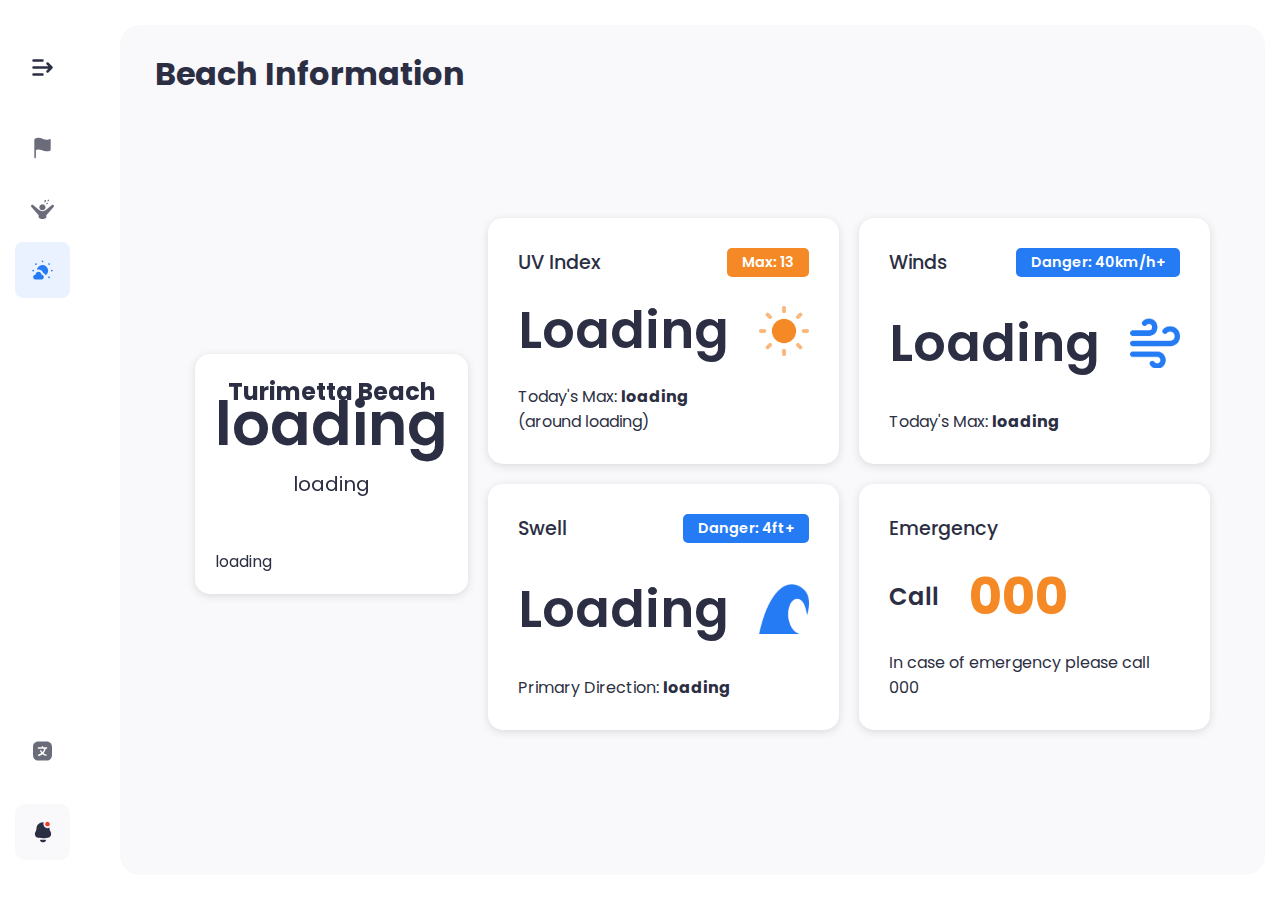
<file: assets/pages/beach-info.html>
<!DOCTYPE html>
<html lang="en">
    <head>
        <meta charset="UTF-8">
        <meta name="viewport" content="width=device-width, initial-scale=1.0">
        <meta http-equiv="X-UA-Compatible" content="IE=edge">

        <!-- Meta SEO Descriptions -->
        <meta name="description" content="RipWise is an unpatrolled beach safety system which offers beachgoers an interactive way finder to locate safe swimming zones">
        <meta name="keywords" content="RipWise, Beach Safety, Drowning, Unpatrolled Beaches, Australia, Navigation">
        <meta name="author" content="RipWise">

        <title>RipWise | Beach Information</title>

        <!-- Link to external CSS -->
        <link rel="stylesheet" href="../../style.css">
        <link rel="stylesheet" href="/assets/pages/css/beach-info.css">
    </head>
    <body>
        <div class="dashboard">
            <!-- Sidebar / Navbar -->
            <div class="sidebar" id="sidebar">
                <div class="container">
                    <div class="nav-box nav-box-top">
                        <div class="logo-box">
                            <img class="menu" id="menu" src="/assets/icons/menu-expand.svg" alt="Hamburger menu"/>
                            <img class="logo" src="/assets/icons/RipWise.svg" alt="RipWise logo"/>
                            <span class="demo-badge">Demo</span>
                        </div>
                        <div class="nav-items">
                            <ul>
                                <li>
                                    <a href="/index.html" class="nav-link" data-target="home">
                                        <svg class="icon" viewBox="0 0 24 24" fill="#2c2f43" xmlns="http://www.w3.org/2000/svg">
                                            <path fill-rule="evenodd" clip-rule="evenodd" d="M19.4655 3.44914C19.2225 3.32014 18.9235 3.33414 18.6945 3.48914C18.6715 3.50314 16.4135 4.96914 12.1435 3.14114C7.04251 0.962137 4.46551 3.45114 4.35751 3.55814C4.21651 3.69914 4.13751 3.88914 4.13751 4.08914V21.0011C4.13751 21.4151 4.47351 21.7511 4.88751 21.7511C5.30151 21.7511 5.63751 21.4151 5.63751 21.0011V14.0481C6.26151 13.6201 8.17551 12.6771 11.5525 14.1211C16.5695 16.2681 19.4145 14.4161 19.5315 14.3351C19.7385 14.1951 19.8625 13.9631 19.8625 13.7131V4.11114C19.8625 3.83414 19.7095 3.58014 19.4655 3.44914Z" fill="#2c2f43"/>
                                        </svg>
                                        <span class="nav-text">Safe Swim Zone</span>
                                    </a>
                                </li>
                                <li>
                                    <a href="/assets/pages/rip-current.html" class="nav-link" data-target="rip-current">
                                        <svg class="icon" viewBox="0 0 24 24" fill="none" xmlns="http://www.w3.org/2000/svg">
                                            <path d="M11.9263 13.2086C13.5265 13.2086 14.8243 11.8999 14.8243 10.2846C14.8243 8.66942 13.5265 7.35986 11.9263 7.35986C10.3256 7.35986 9.02783 8.66937 9.02783 10.2846C9.02783 11.8999 10.3255 13.2086 11.9263 13.2086Z" fill="#2C2F43"/>
                                            <path d="M18.273 3.21544C18.0198 2.94141 17.5943 2.92701 17.3231 3.18249C17.0516 3.43792 16.6833 4.70789 16.6859 4.71042C16.6884 4.71284 17.9691 4.42856 18.2403 4.17303C18.5119 3.9176 18.5262 3.48903 18.273 3.21544Z" fill="#2C2F43"/>
                                            <path d="M16.7683 7.24609C17.0822 7.09121 17.2125 6.7092 17.0591 6.39192C16.9054 6.07508 16.5264 5.944 16.2125 6.09853C15.8985 6.25346 15.2201 7.29517 15.2216 7.29849C15.2227 7.30136 16.4543 7.40146 16.7683 7.24609Z" fill="#2C2F43"/>
                                            <path d="M15.3825 4.44689C15.5667 4.03401 15.3841 3.54858 14.975 3.36322C14.5654 3.17691 14.0849 3.36114 13.9005 3.77402C13.7167 4.18691 13.8941 5.77704 13.8982 5.77867C13.9023 5.7803 15.1987 4.85933 15.3825 4.44689Z" fill="#2C2F43"/>
                                            <path d="M8.29521 17.9034V19.9827C8.29521 20.9663 10.4871 21.6997 12.0002 21.6997C13.5133 21.6997 15.7049 20.9663 15.7049 19.9827V17.9034L22.6608 10.0637C23.1444 9.52797 23.1064 8.6985 22.5758 8.21064C22.0449 7.7223 21.222 7.76104 20.7385 8.2959L15.5475 12.8079C13.5086 14.5798 10.4915 14.5798 8.45298 12.8079L3.26168 8.2959C2.77797 7.76104 1.95546 7.7223 1.42451 8.21064C0.89357 8.6985 0.85561 9.52797 1.33918 10.0637L8.29521 17.9034Z" fill="#2C2F43"/>
                                        </svg>
                                        <span class="nav-text">Rip Currents</span>
                                    </a>
                                </li>
                                <li>
                                    <a href="/assets/pages/beach-info.html" class="nav-link active" data-target="beach-info">
                                        <svg class="icon" viewBox="0 0 24 25" fill="none" xmlns="http://www.w3.org/2000/svg">
                                            <path fill-rule="evenodd" clip-rule="evenodd" d="M12.0176 5.0275C12.4876 5.0275 12.8676 4.6465 12.8676 4.1775V4.1475C12.8676 3.6785 12.4876 3.3125 12.0176 3.3125C11.5476 3.3125 11.1676 3.7085 11.1676 4.1775C11.1676 4.6465 11.5476 5.0275 12.0176 5.0275Z" fill="#2C2F43"/>
                                            <path fill-rule="evenodd" clip-rule="evenodd" d="M3.05962 13.9977C3.52962 13.9977 3.88462 13.6167 3.88462 13.1477C3.88462 12.6787 3.48062 12.2977 3.01062 12.2977C2.54062 12.2977 2.16162 12.6787 2.16162 13.1477C2.16162 13.6167 2.54062 13.9977 3.01062 13.9977H3.05962Z" fill="#2C2F43"/>
                                            <path fill-rule="evenodd" clip-rule="evenodd" d="M5.69243 7.65779C5.89943 7.65779 6.10643 7.58279 6.27043 7.43079C6.61443 7.11179 6.63443 6.57479 6.31543 6.22979L6.29643 6.20979C5.97743 5.86579 5.44843 5.85479 5.10543 6.17479C4.76043 6.49279 4.75043 7.04079 5.06943 7.38579C5.23643 7.56579 5.46343 7.65779 5.69243 7.65779Z" fill="#2C2F43"/>
                                            <path fill-rule="evenodd" clip-rule="evenodd" d="M18.9766 18.901C18.6646 18.552 18.1496 18.547 17.7986 18.859C17.4496 19.172 17.4416 19.734 17.7536 20.084C17.9216 20.272 18.1546 20.368 18.3876 20.368C18.5896 20.368 18.7916 20.297 18.9546 20.151C19.3036 19.839 19.3336 19.301 19.0216 18.951L18.9766 18.901Z" fill="#2C2F43"/>
                                            <path fill-rule="evenodd" clip-rule="evenodd" d="M20.9678 12.2975C20.4978 12.2975 20.1178 12.6785 20.1178 13.1475C20.1178 13.6165 20.4978 13.9975 20.9678 13.9975H21.0108C21.4808 13.9975 21.8388 13.6165 21.8388 13.1475C21.8388 12.6785 21.4378 12.2975 20.9678 12.2975Z" fill="#2C2F43"/>
                                            <path fill-rule="evenodd" clip-rule="evenodd" d="M17.7539 6.19103L17.7089 6.24103C17.3969 6.59103 17.4489 7.10403 17.7989 7.41703C17.9549 7.55503 18.1509 7.62203 18.3499 7.62203C18.5979 7.62203 18.8479 7.51803 19.0219 7.32403C19.3339 6.97403 19.3039 6.43603 18.9539 6.12403C18.6059 5.81103 18.0669 5.84003 17.7539 6.19103Z" fill="#2C2F43"/>
                                            <path fill-rule="evenodd" clip-rule="evenodd" d="M10.8496 7.82922C8.74588 8.2963 7.19956 9.93488 6.73598 11.9052C6.68512 12.1214 6.8941 12.2996 7.11097 12.2519C7.44355 12.1787 7.7983 12.1372 8.17861 12.1372C10.5132 12.1372 11.9609 13.5896 12.6019 15.1259C12.6346 15.2041 12.697 15.266 12.7751 15.2987C13.7077 15.6898 14.4373 16.3898 14.8771 17.2901C14.9617 17.4633 15.1803 17.5325 15.3322 17.4138C16.9293 16.1658 17.7692 14.0743 17.3086 11.9712C16.6696 9.05022 13.7786 7.19022 10.8496 7.82922Z" fill="#2C2F43"/>
                                            <path fill-rule="evenodd" clip-rule="evenodd" d="M11.287 16.9653C11.1233 16.9468 10.9907 16.8143 10.9686 16.651C10.835 15.6631 10.0539 14.1376 8.1788 14.1376C6.30284 14.1376 5.52166 15.6631 5.38801 16.651C5.36592 16.8143 5.23332 16.9468 5.06959 16.9654C3.90735 17.0972 3.0108 17.9527 3.0108 19.3276C3.0108 20.2876 3.5848 21.1176 4.4098 21.4976C4.7568 21.6376 5.1028 21.6876 5.3648 21.6876H10.9878C11.2508 21.6876 11.5968 21.6376 11.9488 21.4976C12.7738 21.1176 13.3448 20.2876 13.3448 19.3276C13.3448 17.9526 12.4499 17.0971 11.287 16.9653Z" fill="#2C2F43"/>
                                        </svg>
                                        <span class="nav-text">Beach Information</span>
                                    </a>
                                </li>
                            </ul>
                        </div>
                    </div>
                    <div class="nav-box nav-box-bottom">
                        <div class="nav-items">
                            <ul>
                                <!-- <li>
                                    <a href="#" class="nav-link disabled" data-target="accessibility">
                                        <svg class="icon" viewBox="0 0 25 25" fill="none" xmlns="http://www.w3.org/2000/svg">
                                            <path fill-rule="evenodd" clip-rule="evenodd" d="M20.4496 12.2494C20.2287 12.2494 20.0043 12.1863 19.8055 12.0554C19.2666 11.6988 19.1194 10.9729 19.4759 10.4352C19.9248 9.75717 20.1621 8.96578 20.1621 8.1475C20.1621 7.32922 19.9248 6.53783 19.4759 5.86099C19.1194 5.3221 19.2666 4.59733 19.8055 4.23963C20.3433 3.88309 21.0692 4.03155 21.4257 4.56928C22.1295 5.6307 22.5 6.86865 22.5 8.1475C22.5 9.42636 22.1295 10.6643 21.4257 11.7257C21.2013 12.0659 20.8284 12.2494 20.4496 12.2494Z" fill="#2C2F43"/>
                                            <path fill-rule="evenodd" clip-rule="evenodd" d="M4.55038 12.2494C4.17163 12.2494 3.79873 12.0659 3.57428 11.7257C2.87056 10.6643 2.5 9.42636 2.5 8.1475C2.5 6.86865 2.87056 5.6307 3.57428 4.56928C3.93082 4.03155 4.65558 3.88309 5.19448 4.23963C5.73337 4.59733 5.88067 5.3221 5.52413 5.86099C5.07524 6.53783 4.83794 7.32922 4.83794 8.1475C4.83794 8.96578 5.07524 9.75717 5.52413 10.4352C5.88067 10.9729 5.73337 11.6988 5.19448 12.0554C4.99575 12.1863 4.77131 12.2494 4.55038 12.2494Z" fill="#2C2F43"/>
                                            <path fill-rule="evenodd" clip-rule="evenodd" d="M12.4998 15.6709C6.67956 15.6709 4.07275 18.8902 4.07275 22.0815C4.07275 22.3142 4.1651 22.5374 4.32993 22.7023C4.49358 22.8659 4.71686 22.9583 4.94948 22.9583L20.0502 22.9372C20.5342 22.9361 20.9258 22.5433 20.9258 22.0605C20.9258 18.8797 18.3201 15.6709 12.4998 15.6709Z" fill="#2C2F43"/>
                                            <path fill-rule="evenodd" clip-rule="evenodd" d="M12.5006 13.8986C15.6428 13.8986 18.1993 11.3409 18.1993 8.19874C18.1993 5.05654 15.6428 2.5 12.5006 2.5C9.35842 2.5 6.80188 5.05654 6.80188 8.19874C6.80188 11.3409 9.35842 13.8986 12.5006 13.8986Z" fill="#2C2F43"/>
                                        </svg>
                                        <span class="nav-text">Accessibility</span>
                                    </a>
                                </li> -->
                                <li>
                                    <a href="#" class="nav-link" data-target="language">
                                        <svg class="icon" viewBox="0 0 25 25" fill="none" xmlns="http://www.w3.org/2000/svg">
                                            <path fill-rule="evenodd" clip-rule="evenodd" d="M16.583 10.13H15.7C15.595 10.776 15.362 11.559 15.087 12.19C14.758 12.945 14.248 13.802 13.507 14.626C14.219 15.177 15.088 15.638 16.165 15.878C16.569 15.969 16.824 16.369 16.733 16.774C16.655 17.123 16.346 17.36 16.002 17.36C15.948 17.36 15.893 17.355 15.838 17.343C14.415 17.025 13.3 16.386 12.415 15.659C11.532 16.36 10.422 16.983 9.009 17.417C8.936 17.44 8.861 17.45 8.788 17.45C8.468 17.45 8.171 17.243 8.072 16.921C7.95 16.525 8.172 16.105 8.568 15.984C9.699 15.636 10.595 15.152 11.322 14.609C10.772 13.976 10.371 13.35 10.104 12.859C9.906 12.494 10.041 12.039 10.405 11.841C10.769 11.644 11.224 11.777 11.422 12.142C11.674 12.606 12.01 13.111 12.43 13.602C13.58 12.316 14.017 10.929 14.176 10.13H8.418C8.004 10.13 7.668 9.794 7.668 9.38C7.668 8.966 8.004 8.63 8.418 8.63H11.75V8.3C11.75 7.886 12.086 7.55 12.5 7.55C12.914 7.55 13.25 7.886 13.25 8.3V8.63H16.583C16.997 8.63 17.333 8.966 17.333 9.38C17.333 9.794 16.997 10.13 16.583 10.13ZM16.718 3H8.283C5.123 3 3 5.223 3 8.53V16.47C3 19.777 5.123 22 8.283 22H16.717C19.877 22 22 19.777 22 16.47V8.53C22 5.223 19.877 3 16.718 3Z" fill="#2C2F43"/>
                                        </svg>
                                        <span class="nav-text">Language</span>
                                    </a>
                                </li>
                            </ul>
                        </div>
                        <div class="alert-box">
                            <svg class="icon" viewBox="0 0 25 25" fill="none" xmlns="http://www.w3.org/2000/svg">
                                <path fill-rule="evenodd" clip-rule="evenodd" d="M19.545 11.897C19.145 11.207 18.765 10.547 18.765 8.99697C18.765 8.75697 18.745 8.52697 18.705 8.28697C18.145 8.60697 17.505 8.77697 16.825 8.77697C14.655 8.77697 12.885 7.00697 12.885 4.83697C12.885 4.24697 13.015 3.68697 13.255 3.18697C13.015 3.15697 12.765 3.14697 12.505 3.14697C8.75504 3.14697 6.23504 6.17697 6.23504 8.99697C6.23504 10.547 5.85504 11.207 5.45504 11.907C5.06504 12.577 4.66504 13.277 4.66504 14.647V14.687C4.92504 17.807 7.73504 18.417 12.505 18.417C17.265 18.417 20.075 17.807 20.335 14.647C20.335 13.277 19.935 12.577 19.545 11.897Z" fill="#2C2F43"/>
                                <path fill-rule="evenodd" clip-rule="evenodd" d="M14.6372 19.8755H10.4352C10.1462 19.8755 9.88422 20.0415 9.75922 20.3005C9.63422 20.5615 9.66922 20.8695 9.84922 21.0945C10.5152 21.9245 11.4922 22.4005 12.5322 22.4005C13.5772 22.4005 14.5572 21.9245 15.2222 21.0945C15.4032 20.8695 15.4382 20.5605 15.3132 20.3005C15.1882 20.0415 14.9262 19.8755 14.6372 19.8755Z" fill="#2C2F43"/>
                                <path fill-rule="evenodd" clip-rule="evenodd" d="M16.8251 7.07861C18.0591 7.07861 19.0641 6.07361 19.0641 4.83861C19.0641 3.60361 18.0591 2.59961 16.8251 2.59961C15.5911 2.59961 14.5861 3.60361 14.5861 4.83861C14.5861 6.07361 15.5911 7.07861 16.8251 7.07861Z" fill="#F43A25"/>
                            </svg>
                            <div class="alert-content">
                                <h3>Live Beach Alerts</h3>
                                <p>We provide real-time beach safety alerts directly to your phone.</p>
                                <a href="/assets/pages/get-alerts.html" class="nav-link" data-target="beach-alerts" style="display: flex; justify-content: center; align-items: center;">
                                    <button>Notify Me</button>
                                </a>
                            </div>
                        </div>
                    </div>
                </div>
            </div>
            
            <!-- Main Content - Beach -->
            <div class="main-content" id="beach-info">
                <div class="content">
                    <div class="title-box">
                        <h1>Beach Information</h1>
                    </div>
                    
                    <!-- contains whole beach conditions -->
                    <div class="beach-conditions-container">
                        <div id="weather-container">
                            <h2>Turimetta Beach</h2>
                            <img id="weather-icon" alt="Weather Icon">
                            <!-- fallback values of loading -->
                            <div id="temp-div">loading</div>
                            <div id="weather-info">loading</div>
                            <div id="hourly-forecast">loading</div>
                        </div>
                        <!-- split other half of items onto rhs of screen -->
                        <div class="other-beach-info">
                            <div class="beach-info-detail" id="uv-index">
                                <div class="beach-info-top-line">
                                    <div class="beach-info-index-title">UV Index</div>
                                    <div class="beach-info-floating-max">Max: 13</div>
                                </div>
                                <div class="beach-info-index-value">
                                    <div id='dynamic-uv'>Loading</div>
                                    <img src="../icons/weather-icons/sun.png" alt="UV Icon">      
                                </div>
                                <div class="beach-info-bottom">
                                    <div class="beach-info-max-today main">Today's Max: <span id="dynamic-uv-max">loading</span></div>
                                    <div class="beach-info-max-today sub">(around loading)</div>
                                </div>
                            </div>
                            <div class="beach-info-detail" id="wind">
                                <div class="beach-info-top-line">
                                    <div class="beach-info-index-title">Winds</div>
                                    <div class="beach-info-floating-max highlight-blue">Danger: 40km/h+</div>
                                </div>
                                <div class="beach-info-index-value">
                                    <div id="dynamic-wind">Loading</div>
                                    <img src="../icons/weather-icons/wind.png" alt="Wind Icon">      
                                </div>
                                <div class="beach-info-max-today">Today's Max: <span id="dynamic-wind-max">loading</span></div>
                            </div>
                            <div class="beach-info-detail" id="swell">
                                <div class="beach-info-top-line">
                                    <div class="beach-info-index-title">Swell</div>
                                    <div class="beach-info-floating-max highlight-blue">Danger: 4ft+</div> <!-- Top Right Info Tag -->
                                </div>
                                <div class="beach-info-index-value">
                                    <div id="dynamic-swell">Loading</div>
                                    <img src="../icons/weather-icons/wave.png" alt="Swell Icon">      
                                </div>
                                <div class="beach-info-max-today">Primary Direction: <span id="dynamic-swell-max">loading</span></div>
                            </div>
                            <div class="beach-info-detail" id="emergency">
                                <div class="beach-info-top-line">
                                    <div class="beach-info-index-title">Emergency</div>
                                </div>
                                <div class="beach-info-index-value">
                                    <span class="call">Call</span>
                                    <span class="number">000</span>
                                </div>
                                <div class="beach-info-max-today">In case of emergency please call 000</div>
                            </div>
                        </div>
                    </div>
                </div>
            </div>
        </div>

        <!-- Link to external JavaScript -->
        <script src="../../script.js"></script>
        <script src="../pages/scripts/beach-info.js"></script>
    </body>
</html>
</file>
<file: style.css>
/* Import Poppins Font Family - Google Fonts */
@import url('https://fonts.googleapis.com/css2?family=Poppins:ital,wght@0,100;0,200;0,300;0,400;0,500;0,600;0,700;0,800;0,900;1,100;1,200;1,300;1,400;1,500;1,600;1,700;1,800;1,900&display=swap');

/* Root Colour Palette */
:root {
    --primary-blue: #257BF4;

    --secondary-slate: #2c2f43;
    --secondary-slate-70: rgba(44, 47, 67, 0.7);
    --secondary-slate-10: rgba(44, 47, 67, 0.1);

    --accent-orange: #F48925;
    --accent-purple: #6D25F4;

    --background-white: #FFFFFF;
    --background-ghost: #F9F9FB;
}

* {
    box-sizing: border-box;
    margin: 0;
    padding: 0;
    font-family: 'Poppins', Arial, sans-serif;
    font-style: normal;
}

body {
    display: flex;
    height: 100vh;
    overflow: hidden;
}

.dashboard {
    display: flex;
    width: 100%;
    height: 100%;
}

.sidebar {
    display: flex;
    align-items: center;
    width: 85px; /* replace with 85px if you want to animate navbar */
    height: 100%;
    padding: 40px 15px;
    background-color: var(--background-white);
    color: var(--secondary-slate);
    transition: transform 0.4s ease-in-out, width 0.4s ease-in-out;
    transform: translateX(0);
    /* border: 1px pink solid; */
}

.sidebar .container {
    display: flex;
    flex-direction: column;
    gap: 20px;
    width: 100%;
    height: 100%;
    /* border: 1px pink solid; */
}

/* I have two nav boxes (.nav-box-top and .nav-box-bottom) */
.sidebar .container .nav-box {
    display: flex;
    flex-direction: column;
    align-items: center;
    gap: 25px;
    width: 100%;
    transition: all 0.5s ease;
    /* border: 1px orange solid; */
}

.sidebar .container .nav-box-bottom {
    align-items: center;
    margin-top: auto;
}

.sidebar .container .nav-box .logo-box {
    display: flex;
    flex-direction: row;
    align-items: center;
    gap: 15px;
}

.sidebar .container .nav-box .logo-box .menu {
    height: 55px;
    padding: 15px;
    cursor: pointer;
}

.sidebar .container .nav-box .logo-box .logo {
    display: none;
    height: 55px;
}

.sidebar .container .nav-box .logo-box .demo-badge {
    display: none;
    background-color: rgb(37, 123, 244, 0.10);
    color: var(--primary-blue);
    font-size: 12px;
    font-weight: 600;
    padding: 4px 8px;
    border-radius: 5px;
}

/* Nav Items */
.sidebar .container .nav-box .nav-items {
    display: flex;
    flex-direction: column;
    justify-content: space-between;
    width: 100%;
}

.sidebar .container .nav-box .nav-items ul {
    list-style: none;
    padding: 0;
    margin: 0;
}

.sidebar .container .nav-box .nav-items ul li + li { /* Spacing between nav items */
    margin-top: 5px;
}

.sidebar .container .nav-box .nav-items ul li {
    display: flex;
    align-items: center;
    justify-content: flex-start;
}

.sidebar .container .nav-box .nav-items ul li a {
    padding: 15px;
    display: flex;
    flex-direction: row;
    gap: 15px;
    text-decoration: none;
    color: var(--secondary-slate);
    width: 100%;
    transition: background 0.3s;
    border-radius: 8px;
    opacity: 0.7;
    cursor: pointer;
}

.sidebar .container .nav-box .nav-items ul li .disabled {
    opacity: 20%;
    cursor: default;
}

.sidebar .container .nav-box .nav-items ul li a.active {
    background-color: rgba(37, 123, 244, 0.1);
    color: var(--primary-blue);
    opacity: 1;
}

.sidebar .container .nav-box .nav-items ul li a .icon {
    height: 26px;
}

.sidebar .container .nav-box .nav-items ul li a.active .icon path {
    fill: var(--primary-blue);
}

.sidebar .container .nav-box .nav-items ul li a .nav-text {
    font-size: 17px;
    font-weight: 500;
    display: none;
}

/* Alert Box */
.sidebar .container .nav-box .alert-box {
    display: flex;
    flex-direction: column;
    align-items: center;
    background-color: var(--background-ghost);
    color: var(--secondary-slate);
    gap: 15px;
    width: 100%;
    padding: 15px;
    border-radius: 10px;
    cursor: pointer;
}

.sidebar .container .nav-box .alert-box .icon {
    height: 26px;
}

.sidebar .container .nav-box .alert-box .alert-content {
    display: none;
    flex-direction: column;
    gap: 5px;
    text-align: center;
}

.sidebar .container .nav-box .alert-box .alert-content h3 {
    font-size: 18px;
    font-weight: 700;
}

.sidebar .container .nav-box .alert-box .alert-content p {
    font-size: 13px;
    font-weight: 400;
    line-height: 20px;
}

.sidebar .container .nav-box .alert-box .alert-content button {
    all: unset; /* Resets all inherited and default styles */
    width: 100%;
    display: flex;
    align-self: stretch;
    justify-content: center;
    text-align: center;
    background-color: var(--secondary-slate);
    color: var(--background-white);
    padding: 15px 20px;
    border: none;
    border-radius: 8px;
    cursor: pointer;
    margin-top: 15px;
    font-weight: 600;
}

.sidebar .container .nav-box .alert-box .alert-content .alert-btn {
    text-decoration: none;
    background-color: var(--secondary-slate);
    color: var(--background-white);
    font-size: 13px;
    font-weight: 600;
    padding: 15px 20px;
    border-radius: 8px;
    cursor: pointer;
    margin-top: 15px;
    width: 100%;
}

/* Sidebar Open Settings */
.sidebar.open {
    width: 300px;
    padding: 40px 20px;
}

.sidebar.open .container .nav-box .logo-box .logo,
.sidebar.open .container .nav-box .logo-box .demo-badge {
    display: flex;
}

.sidebar.open .container .nav-box .nav-items {
    align-items: left;
}

.sidebar.open .container .nav-box .nav-items .nav-text {
    display: flex;
}

.sidebar.open .container .nav-box .alert-box {
    padding: 30px 20px;
    border-radius: 16px;
}

.sidebar.open .container .nav-box .alert-box .icon {
    height: 35px;
}

.sidebar.open .container .nav-box .alert-box .alert-content {
    width: 100%;
    display: flex;
}

/* Main Content */
.main-content {
    flex: 1;
    padding: 15px;
    width: 100%;
    height: 100%;
    background-color: var(--background-white);
    transition: transform 0.5s ease-in-out, margin-left 0.5s ease-in-out;
}

/* Enables dashboard to move left/right with navbar slider */
.sidebar.open ~ .main-content {
    left: 300px;
    width: calc(100% - 300px);
}

.main-content .content {
    display: flex;
    flex-direction: column;
    background-color: var(--background-ghost);
    color: var(--secondary-slate);
    padding: 25px 35px;
    width: 100%;
    height: 100%;
    border-radius: 20px;
}

/* Home Styling */
#home .wrapper {
    position: relative; /* Enables the wrapper to reposition child elements... child absolute position will become relevant to parent element */
    display: flex;
    width: 100%;
    height: 100%;
    border-radius: 20px;
    background-color: var(--background-ghost);
    color: var(--secondary-slate);
    /* border: 1px red solid; */
}

#home #map {
    width: 100%;
    height: 100%;
    border-radius: 20px;
}

#cam-feed-wrapper {
    position: relative;
    display: inline-block;
    overflow: hidden;
    width: 100%;
    height: 100%;
    border-radius: 20px;
}

#cam-feed-wrapper .beach-vid-big {
    width: 100%;
    height: 100%;
    border-radius: 10px;
    object-fit: cover;
}

#cam-feed-wrapper .live-signal-big {
    position: absolute;
    top: 2%;
    left: 2%;
    display: flex;
    flex-direction: row;
    align-items: center; /* Horizontally aligns elements */
    gap: 10px;
    padding: 10px 25px;
    background-color: rgb(44, 47, 67, 0.1); /* Adding a background to make it more visible */
    border-radius: 200px;
}

#cam-feed-wrapper .live-signal-big h4 {
    color: var(--secondary-slate);
    margin: 0;
    font-size: 16px;
}

.live-signal-big #live-time {
    color: var(--secondary-slate);
    font-weight: 500;
}

#cam-feed-wrapper .live-signal-big .live-circle-big {
    width: 15px;
    height: 15px;
    background-color: #ff3434;
    border-radius: 50%;
    animation: flash 1.5s infinite alternate;
}

#cam-feed-wrapper  .green-rectangle-big {
    position: absolute;
    top: 47%;
    left: 53%;
    transform: translate(-50%, -50%);
    width: 40%;
    height: 30%;
    background-color: rgba(14, 219, 35, 0.35);
    border: 2px solid #0EDB23;
    border-radius: 12px;
}

.green-rectangle-big .rect-content {
    position: absolute;
    top: 50%;
    left: 50%;
    transform: translate(-50%, -50%);

    display: flex;
    flex-direction: column;
    align-items: center;
    justify-content: center;

    gap: 20px;

    color: #fff;
}

.rect-content .large-tick {
    height: 40px;
}

.rect-content .large-tick path {
    stroke: #fff;
}


#home .live-feed-popup {
    position: absolute;
    bottom: 30px;
    left: 30px; 
    width: 350px;
    background-color: rgba(255, 255, 255, 0.95);
    padding: 35px 25px; 
    border-radius: 16px; 
    box-shadow: 0 2px 10px rgba(0, 0, 0, 0.3);
    z-index: 1000; 
    color: var(--secondary-slate);
}

.live-feed-popup .live-feed-wrapper {
    display: flex;
    flex-direction: column;
    gap: 5px;
}

.live-feed-popup .live-feed-wrapper .popup-icons {
    position: absolute;
    top: 18px;
    right: 18px; 

    display: flex;
    flex-direction: row;
    justify-content: center;
    align-items: center;
    cursor: pointer;
    /* border: 1px solid red; */
}

#swap-icon,
.back-icon {
    height: 25px;
    /* border: 1px solid red; */
}

.back-icon {
    display: none;
}

/* Animate Swap icon on click */
.rotate-180 {
    transform: rotate(180deg);
    transition: transform 0.3s ease; 
}

.live-feed-popup .live-feed-wrapper .p-content {
    position: relative;
    display: flex;
    flex-direction: column;
    gap: 25px;
    transition: all 0.3s ease;
}

.live-feed-popup .live-feed-wrapper .p-content .p-content-text {
    display: flex;
    flex-direction: column;
    text-align: center;
    gap: 15px;
}

.live-feed-popup .live-feed-wrapper .p-content p {
    font-size: 14px;
}

.nav-map-wrap {
    position: relative;
    width: 100%;
    height: 230px;
    border-radius: 10px;
    background-color: var(--secondary-slate-10);
}

.live-feed-popup .live-feed-wrapper .p-content .camera-wrapper {
    position: relative;
    display: inline-block;
    overflow: hidden;
    width: 100%;
    height: 230px;
    border-radius: 10px;
}

.live-feed-popup .live-feed-wrapper .p-content .camera-wrapper .beach-img {
    width: 100%;
    height: 100%;
    border-radius: 10px;
    /* border: 1px solid black; */
}

.live-feed-popup .live-feed-wrapper .p-content .camera-wrapper .beach-vid {
    width: 100%;
    height: 100%;
    border-radius: 10px;
    object-fit: cover;
    border: 1px solid var(--secondary-slate-10);
}

.camera-wrapper .live-signal {
    position: absolute;
    top: 20px;
    left: 20px;
    display: flex;
    flex-direction: row;
    align-items: center;
    gap: 7px;
    border-radius: 5px;
}

.camera-wrapper .live-signal h4 {
    color: var(--secondary-slate);
    margin: 0;
    font-size: 14px;
}

/* Flashing circle styling */
.live-circle {
    width: 12px;
    height: 12px;
    background-color:#ff3434;
    border-radius: 50%;
    animation: flash 1.5s infinite alternate;
}

@keyframes flash {
    0% {
        opacity: 1;
    }
    100% {
        opacity: 0.2;
    }
}

.legend {
    position: absolute;
    top: 20px;
    right: 20px;
    display: flex;
    flex-direction: row;
    align-items: center;
    gap: 7px;
    border-radius: 5px;
}

.legend h4 {
    color: #0EDB23;
    margin: 0;
    font-size: 14px;
}

.legend .green-square {
    width: 12px;
    height: 12px;
    background-color: #0EDB23;
    border-radius: 3px;
}

/* Safe Swim Zone styling */
.green-rectangle {
    position: absolute;
    top: 50%;
    left: 50%;
    transform: translate(-50%, -50%);
    width: 55%;
    height: 30%;
    background-color: rgba(14, 219, 35, 0.2);
    border: 2px solid #0EDB23;
    border-radius: 12px;
}

.get-directions-btn {
    padding: 17px 20px;
    background-color: var(--secondary-slate);
    color: var(--background-white);
    border: none;
    border-radius: 5px;
    font-size: 13px;
    font-weight: 600;
    cursor: pointer;
    transition: background-color 0.3s ease;
}

#scan-QR-code {
    display: none;
    align-items: center;
    justify-content: center;
    gap: 25px;
    color: var(--secondary-slate);
}

.QR-code {
    height: 150px;
    /* border: 1px solid red; */
}

.qr-code-wrapper {
    height: 100%;
}

/* Get Alerts Styling */
#get-alerts .content {
    display: flex;
    flex-direction: column;
    gap: 40px;
}

#get-alerts .content .title-box {
    display: flex;
    width: 100%;
    /* border: 1px red solid; */
}

#get-alerts .content .title-box h1 {
    font-size: 28px;
}

#get-alerts .content .alert-container-outer {
    display: flex;
    justify-content: center;
    align-items: center;
    /* width: 100%; */
    height: 100%;
    /* border: 1px red solid; */
}

#get-alerts .content .alert-container-inner {
    display: flex;
    flex-direction: column;
    justify-content: center;
    text-align: left;
    width: 85%;
    gap: 40px;
    /* border: 1px red solid; */
}

#get-alerts .content .alert-container-inner .alert-title {
    width: 100%;
    /* border: 1px red solid; */

}

#get-alerts .content .alert-container-inner .alert-form {
    display: flex;
    flex: row;
    justify-content: space-between;
    width: 100%;
    height: 100%;
    gap: 80px;
    /* border: 1px red solid; */
}

#get-alerts .content .alert-container-inner .alert-form .alert-preferences {
    display: flex;
    flex-direction: column;
    gap: 40px;
    width: 90%;
    /* border: 1px red solid; */
}

#get-alerts .content .alert-container-inner .alert-form .alert-preferences h3 {
    font-weight: 400;
}

#get-alerts .content .alert-container-inner .alert-form .alert-preferences .available-items {
    display: flex;
    flex-direction: column;
}


#get-alerts .content .alert-container-inner .alert-form .alert-preferences .available-items .accordion-item {
    cursor: pointer;
    /* padding: 20px 0px; */
    margin-bottom: 10px;
}

#get-alerts .content .alert-container-inner .alert-form .alert-preferences .available-items .accordion-item .accordion-title {
    text-decoration: none;
    border: none;
    display: flex;
    cursor: pointer;
    justify-content: space-between;
    align-items: center;
    margin-bottom: 15px;
    background-color: var(--secondary-slate-10);
    width: 100%;
    padding: 20px 20px;
    border-radius: 5px;
    font-weight: 400;
    font-size: 17px;
}

#get-alerts .content .alert-container-inner .alert-form .alert-preferences .available-items .accordion-item .accordion-title:hover {
    background-color: rgba(44, 47, 67, 0.2);
    transition: all ease 0.2s;

}

#get-alerts .content .alert-container-inner .alert-form .alert-preferences .available-items .accordion-item .accordion-title .arrow {
    rotate: -90deg;
    transition: transform 0.4s
}

.rotate {
    transform: rotate(90deg);
}

#get-alerts .content .alert-container-inner .alert-form .alert-preferences .available-items .accordion-item .accordion-content {
    display: none;
    flex-direction: row;
    flex-wrap: wrap;
    gap: 25px;
    padding: 10px 25px;
}

#get-alerts .content .alert-container-inner .alert-form .alert-preferences .available-items .accordion-item .accordion-content .option {
    display: flex;
    align-items: left;
    gap: 10px;
    /* font-size: 20px; */
    color: #2c2f43;
    cursor: pointer;
    margin-bottom: 5px;
}

.option input[type="checkbox"] {
    display: none;
}

.accordion-item .accordion-content .option .checkmark {
    display: flex;
    justify-content: center;
    align-items: center;
    width: 22px;
    height: 22px;
    border: 2px solid #2c2f43;
    border-radius: 4px;
}

.accordion-item .accordion-content .option .checkmark img {
    display: none;
    width: 12px;
    height: 12px;
}

.accordion-item .accordion-content .option input[type="checkbox"]:checked + .checkmark {
    background-color: #2c2f43;
}

/* Show the checkmark image when checkbox is checked */
.accordion-item .accordion-content .option input[type="checkbox"]:checked + .checkmark img {
    display: flex;
}

/* Alert Time */
#get-alerts .content .alert-container-inner .alert-form .alert-time {
    display: flex;
    flex-direction: column;
    gap: 40px;
    width: 100%;
    height: 100%;
    /* border: 1px green solid; */
}

#get-alerts .content .alert-container-inner .alert-form .alert-time h3 {
    font-weight: 400;
}

#get-alerts .content .alert-container-inner .alert-form .alert-time .form-container {
    display: flex;
    flex-direction: column;
    justify-content: space-between;
    width: 100%;
    height: 100%;
    gap: 100px;
    /* border: 1px red solid; */
}

.form-container .contact-time-wrap {
    display: flex;
    flex-direction: column;
    gap: 25px;
    width: 100%;
}

#get-alerts .content .alert-container-inner .alert-form .alert-time .form-container .contact-time-wrap .contact-time-options {
    display: flex;
    flex-direction: row;
    gap: 30px;
    width: 100%;
}

.contact-time-wrap .contact-time-options label {
    display: flex;
    flex-direction: row;
    align-items: center;
    gap: 20px;
    font-weight: 500;
    font-size: 16px;
    color: var(--secondary-slate);
}

.contact-time-wrap .contact-time-options select {
    width: 100%;
    padding: 15px 30px;
    margin-top: 5px;
    border: 1px solid var(--secondary-slate-10);
    border-radius: 6px;
    background-color: var(--background-white);
    font-size: 16px;
    color: var(--secondary-slate);
    appearance: none; /* Hide default dropdown arrow */
    cursor: pointer;
    position: relative;
}

/* Hover effect */
.contact-time-wrap .contact-time-options select:hover {
    border-color: var(--primary-blue);
}

.contact-time-wrap .contact-time-options select:focus {
    outline: none;
    border: 1px solid var(--primary-blue);
    transition: box-shadow 0.2s ease-in-out, border-color 0.2s ease-in-out;
}

/* Alert Message - Contact Time */
.time-error-message,
.alert-error-message {
    display: none;
    color: red;
}

button#submit-alerts {
    padding: 20px 20px;
    background-color: var(--primary-blue);
    color: var(--background-white);
    border: none;
    border-radius: 6px;
    font-size: 16px;
    font-weight: 600;
    cursor: pointer;
    transition: background-color 0.3s ease;
}

button#submit-alerts:hover {
    background-color: #216ad1;
}

/* Selected Alerts */
.alert-time .selected-alerts {
    display: flex;
    flex-direction: column;
    width: 100%;
    gap: 20px;
    /* border: 1px red solid; */
}

.alert-time .selected-alerts .alert-dummy-text {
    font-size: 15px;
    opacity: 0.7;
}

.alert-time .selected-alerts .alerts-wrap {
    display: flex;
    flex-direction: row;
    flex-wrap: wrap;
    width: 100%;
    gap: 10px;
}

.alert-time .selected-alerts .alerts-wrap .chosenAlert {
    display: flex;
    flex-direction: row;
    align-items: center;
    gap: 5px;
    padding: 7px 20px;
    background-color: rgba(37, 123, 244, 0.10);
    border-radius: 100px;
    font-size: 14px;
    font-weight: 500;
    cursor: pointer;
}

/* Get Alerts - Alert Submitted Show QR CODE */

#get-alerts .content .alerts-submitted-container {
    display: none;
    justify-content: center;
    align-items: center;
    width: 100%;
    height: 100%;
    /* border: 1px red solid; */
}

#get-alerts .content .alerts-submitted-container .inner-wrap {
    display: flex;
    flex-direction: row;
    justify-content: space-between;
    width: 90%;
    height: 70%;
    gap: 100px;
    /* border: 1px red solid; */
    color: var(--secondary-slate);
}

.left-side {
    display: flex;
    flex-direction: column;
    width: 45%;
    gap: 50px;
    /* border: 1px red solid; */
}

.left-side .heading {
    display: flex;
    flex-direction: column;
    gap: 25px;
}

.left-side .heading h1 {
    font-size: 37px;
    font-weight: 600;
}

.left-side .line {
    width: 100%;
    height: 1px;
    background-color: rgba(44, 47, 67, 0.3);
}

.left-side .alerts {
    display: flex;
    flex-direction: column;
    gap: 20px;
}

.left-side .alerts h3 {
    font-weight: 600;
}

.left-side .alerts .displaySelectedAlerts {
    display: flex;
    flex-wrap: wrap;
    gap: 10px;
}

.left-side .alerts .alertSelected { /* Selected alert styling on QR page */
    display: flex;
    align-items: center;
    padding: 7px 20px;
    background-color: rgba(37, 123, 244, 0.10);
    border-radius: 100px;
    font-size: 14px;
    font-weight: 500;
}

.left-side .time {
    display: flex;
    flex-direction: column;
    gap: 20px;
}

.left-side .time h3 {
    font-weight: 600;
}

.left-side .time .displayedSelectedTime {
    display: flex;
    flex-direction: column;
}

div.displaySelectedTime .time-selected {
    align-items: center;
    padding: 10px 15px;
    background-color: var(--secondary-slate-10);
    border-radius: 5px;
    font-size: 14px;
    font-weight: 500;
}

.right-side {
    display: flex;
    flex-direction: column;
    justify-content: center;
    align-items: center;
    width: 55%;
    /* border: 1px red solid; */
}

.right-side .wrapper {
    display: flex;
    flex-direction: row;
    justify-content: space-between;
    background-color: var(--background-white);
    width: 100%;
    height: 50%;
    padding: 35px;
    gap: 40px;
    border-radius: 16px;
    /* border: 1px red solid; */
}

.right-side .wrapper .QR-code {
    height: 100%;
    /* border: 1px red solid; */
}

div.QR-code .qr-code-canvas {
    height: 100%;
}

.right-side .wrapper .right-side-content {
    display: flex;
    flex-direction: column;
    justify-content: center;
    width: 100%;
    height: 100%;
    gap: 15px;
    /* border: 1px red solid; */
}
</file>
<file: assets/pages/css/beach-info.css>
/* Import Poppins Font Family - Google Fonts */
@import url('https://fonts.googleapis.com/css2?family=Poppins:ital,wght@0,100;0,200;0,300;0,400;0,500;0,600;0,700;0,800;0,900;1,100;1,200;1,300;1,400;1,500;1,600;1,700;1,800;1,900&display=swap');

/* Root Colour Palette */
:root {
    --primary-blue: #257BF4;

    --secondary-slate: #2c2f43;
    --secondary-slate-70: rgba(44, 47, 67, 0.7);
    --secondary-slate-10: rgba(44, 47, 67, 0.1);

    --accent-orange: #F48925;
    --accent-purple: #6D25F4;

    --background-white: #FFFFFF;
    --background-ghost: #F9F9FB;
}

* {
    box-sizing: border-box;
    margin: 0;
    padding: 0;
    font-family: 'Poppins', Arial, sans-serif;
    font-style: normal;
}

body {
    display: flex;
    height: 100vh;
    overflow: hidden;
}

/* General Styles */
#beach-info {
    display: flex;
    flex-direction: column;
    justify-content: center;
    align-items: center;

    background-color: var(--background-white);
    color: var(--secondary-slate);
    padding: 25px 35px;
    height: 100%;
}

#beach-info .content {
    background-color: var(--background-ghost);
}

.beach-conditions-container {
    position: static;
    width: 100%;
    height: 100%;
    display: flex;
    justify-content: center;
    align-items: center;
    gap: 50px; 
    padding: 20px;
    padding-left: 40px;
    /* border: 1px solid red; */
}

/* Weather Container */
#weather-container {
    flex: 2;
    background: #fff;
    max-width: 400px;
    padding: 20px;
    border-radius: 15px;
    backdrop-filter: blur(10px);
    text-align: center;
    box-shadow: rgba(99, 99, 99, 0.2) 0px 2px 8px 0px;
}

#weather-icon {
    width: 200px;
    height: 200px;
    margin: 0 auto 10px;
    display: none;
}

#temp-div {
    font-size: 60px;
    font-weight: 600;
    margin-top: -30px;
}

#weather-info {
    font-size: 20px;
}

#hourly-forecast {
    margin-top: 50px;
    overflow-x: auto;
    white-space: nowrap;
    display: flex;
    gap: 10px;
    justify-content: flex-start;
}

.hourly-item {
    flex: 0 0 auto;
    width: 80px;
    display: flex;
    flex-direction: column;
    align-items: center;
    margin-right: 10px;
    color: black;
}

.hourly-item img {
    width: 30px;
    height: 30px;
    margin-bottom: 5px;
}

#hourly-heading {
    color: black;
    margin-top: 10px;
}

/* Other Beach Info */
.other-beach-info {
    display: grid;
    grid-template-columns: repeat(2, minmax(min-content, max-content));
    grid-template-rows: auto;
    gap: 50px;
    justify-content: center;
    align-items: stretch;
    /* border: 1px solid red; */
}

/* Beach Info Details */
.beach-info-detail {
    background-color: #ffffff;
    display: flex;
    flex-direction: column;
    justify-content: space-between;
    gap: 15px;
    padding: 30px;
    border-radius: 15px;
    box-shadow: rgba(99, 99, 99, 0.2) 0px 2px 8px 0px;
    /* border: 1px solid red; */
}

.beach-info-index-title {
    font-size: 1.2em;
    font-weight: 500;
}

.beach-info-index-value {
    display: flex;
    flex-direction: row;
    align-items: center;
    font-size: 3.2em;
    font-weight: 600;
    /* margin: 10px 0; */
    gap: 30px;
    /* border: 1px solid red; */
}

.beach-info-detail img {
    width: 50px;
    height: 50px;
}

.beach-info-max-today {
    font-size: 1em;
    color: var(--secondary-slate);
    /* margin-top: 100px; */
}

.beach-info-top-line {
    display: flex;
    flex-direction: row;
    align-items: center;
    justify-content: space-between;
    width: 100%;
    /* border: 1px solid red; */
}

.beach-info-floating-max {
    background-color: #F48925;
    color: #fff;
    font-size: 0.9em;
    font-weight: 600;
    margin-left: 50px;
    border-radius: 5px;
    padding: 4px 15px;
}

.highlight-blue {
    background-color: var(--primary-blue);
}

/* Specific Detail Containers */
#uv-index,
#wind,
#swell,
#emergency {
    display: flex;
    border-radius: 15px;
}

.call {
    font-size: 24px;
}

.number {
    color: #F48925;
    font-weight: 700;
}

#dynamic-uv-max,
#dynamic-wind-max,
#dynamic-swell-max {
    font-weight: bold;
}

@media (max-width: 1300px) {
    .beach-conditions-container {
        gap: 20px;
    } 

    .other-beach-info {
        gap: 20px;
    }
}
</file>
